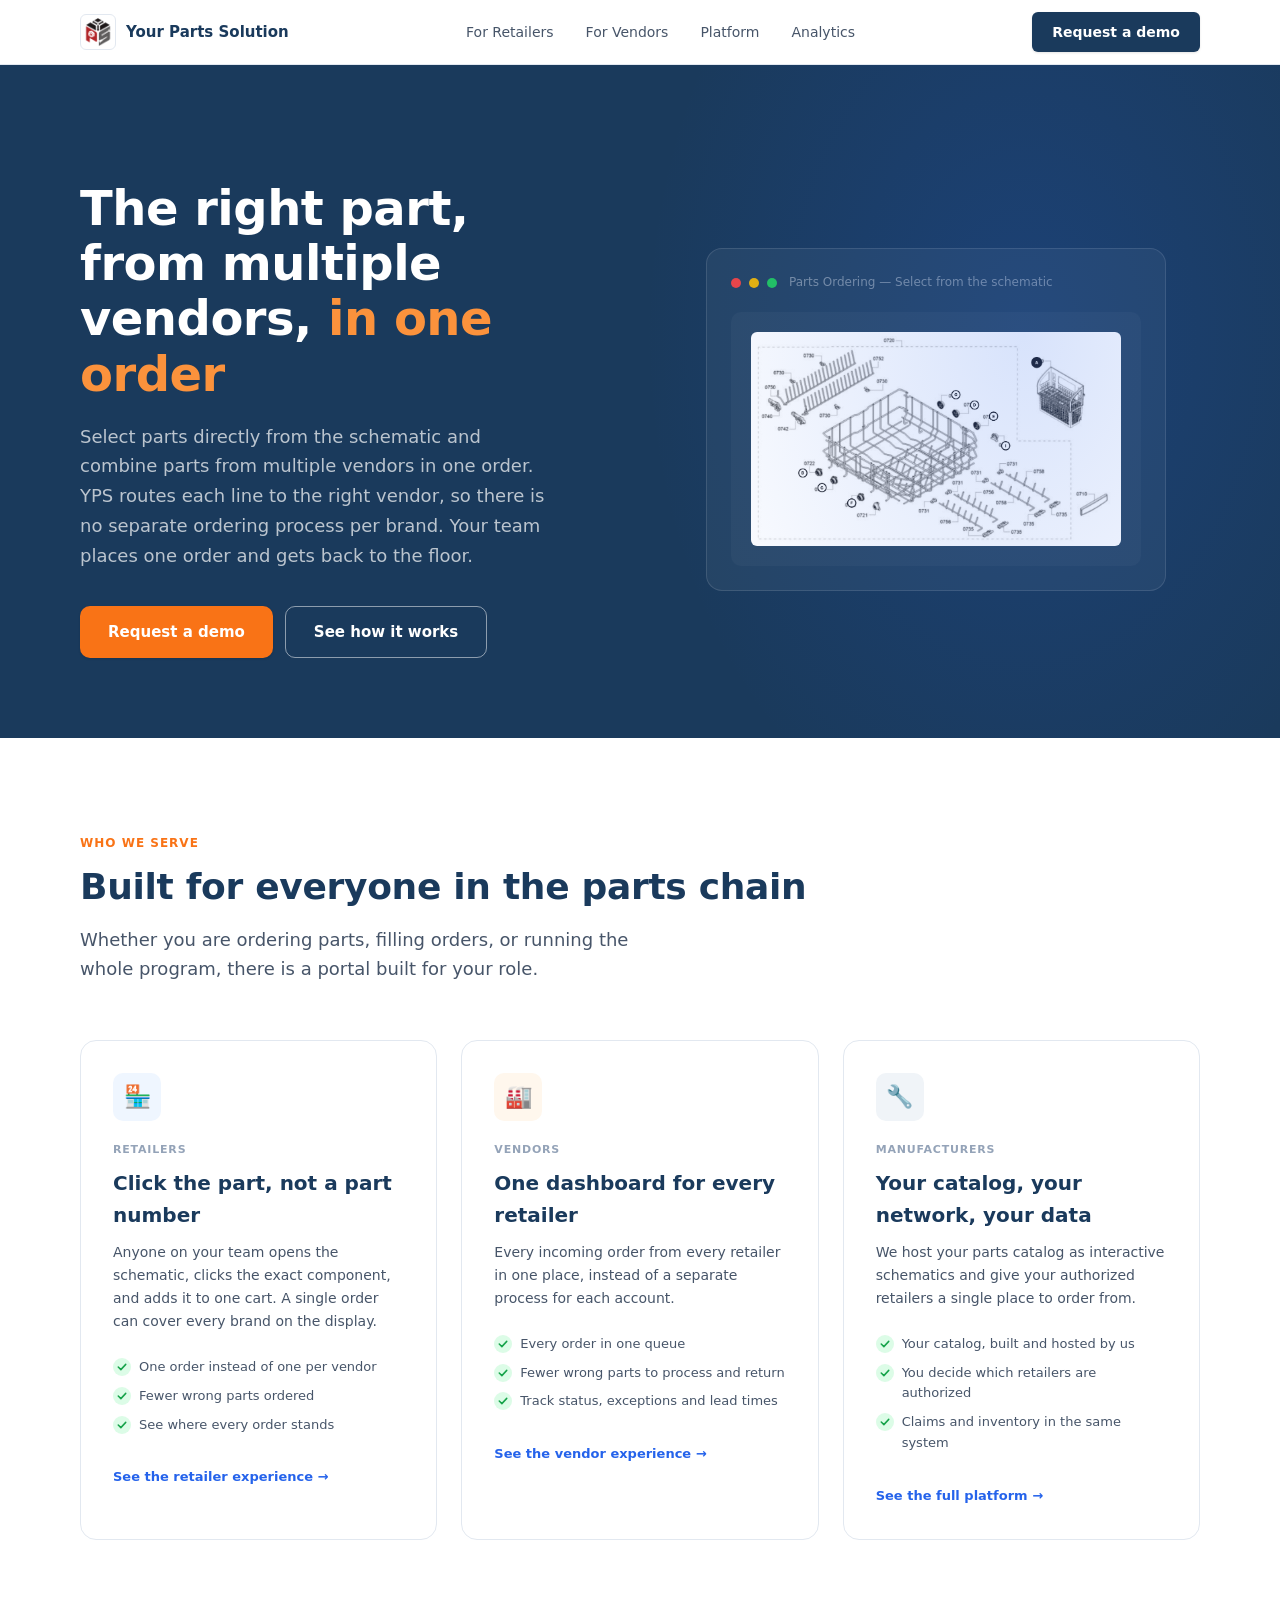
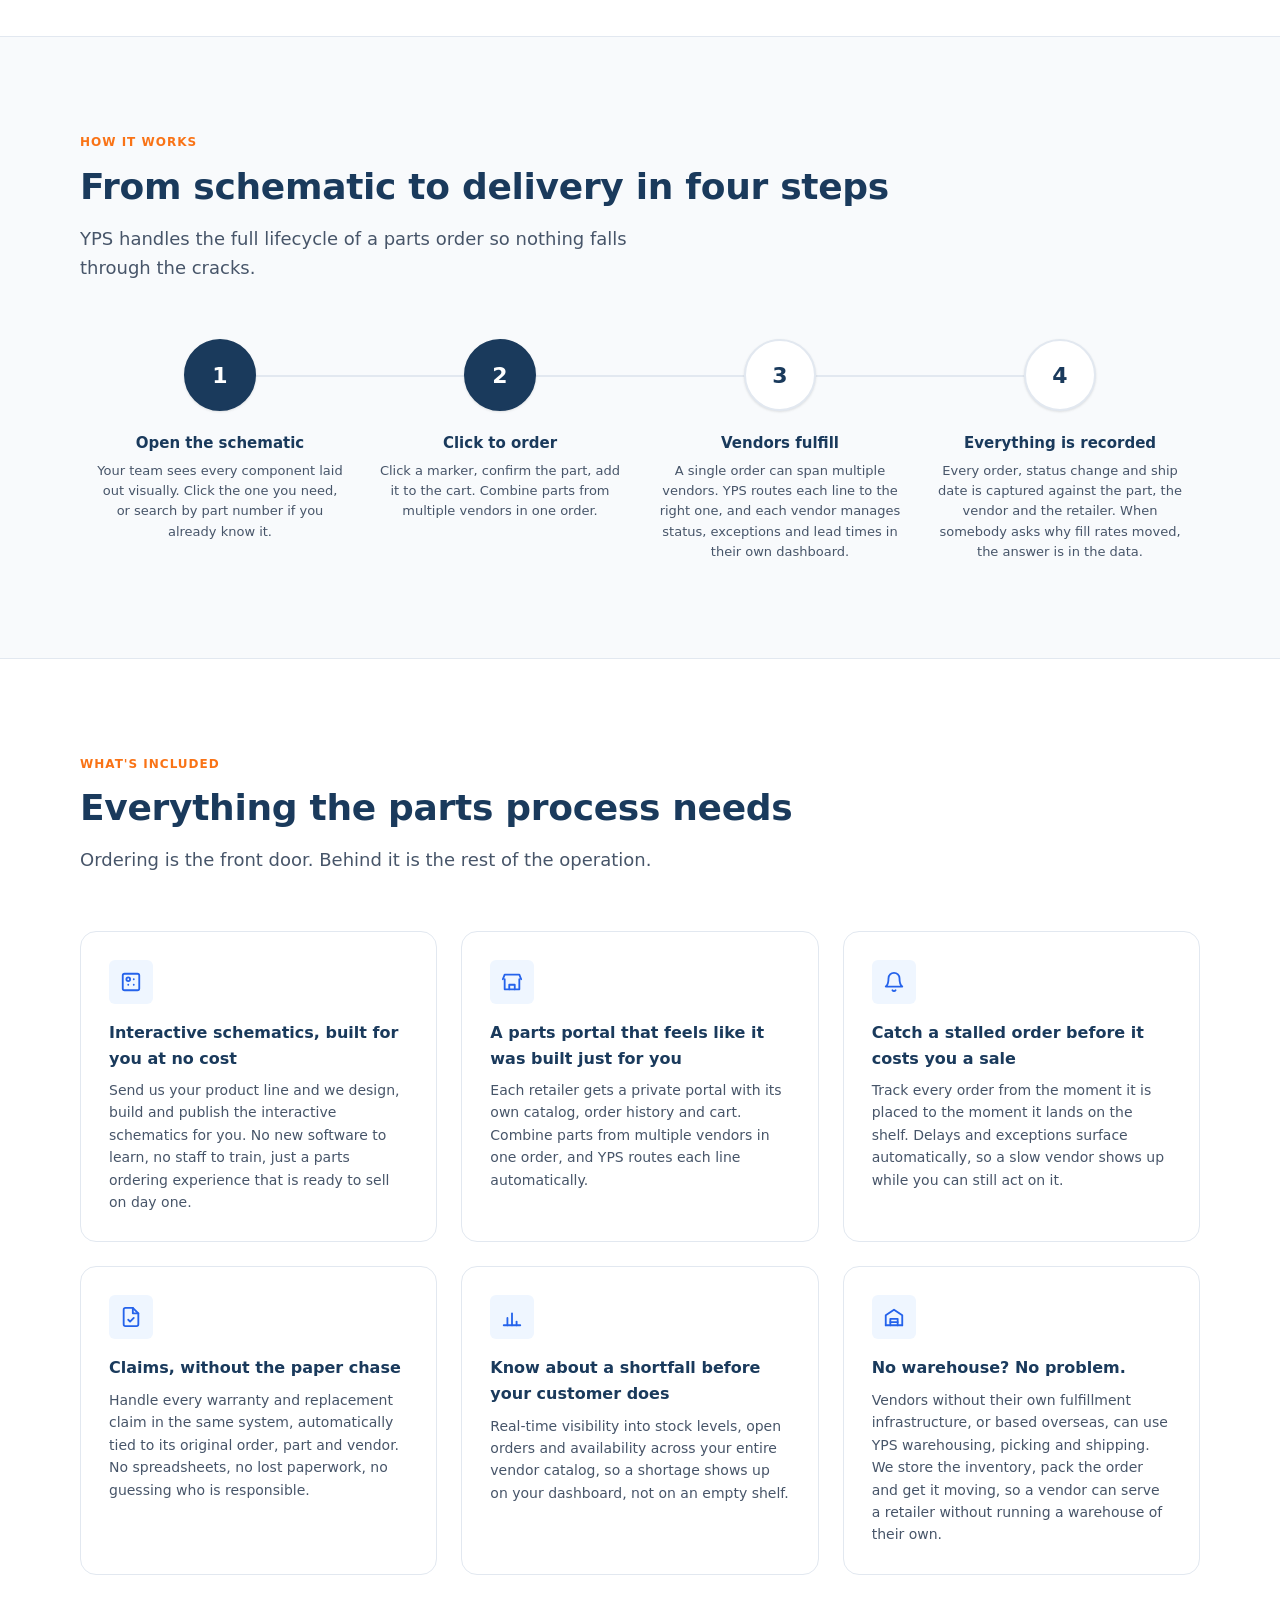
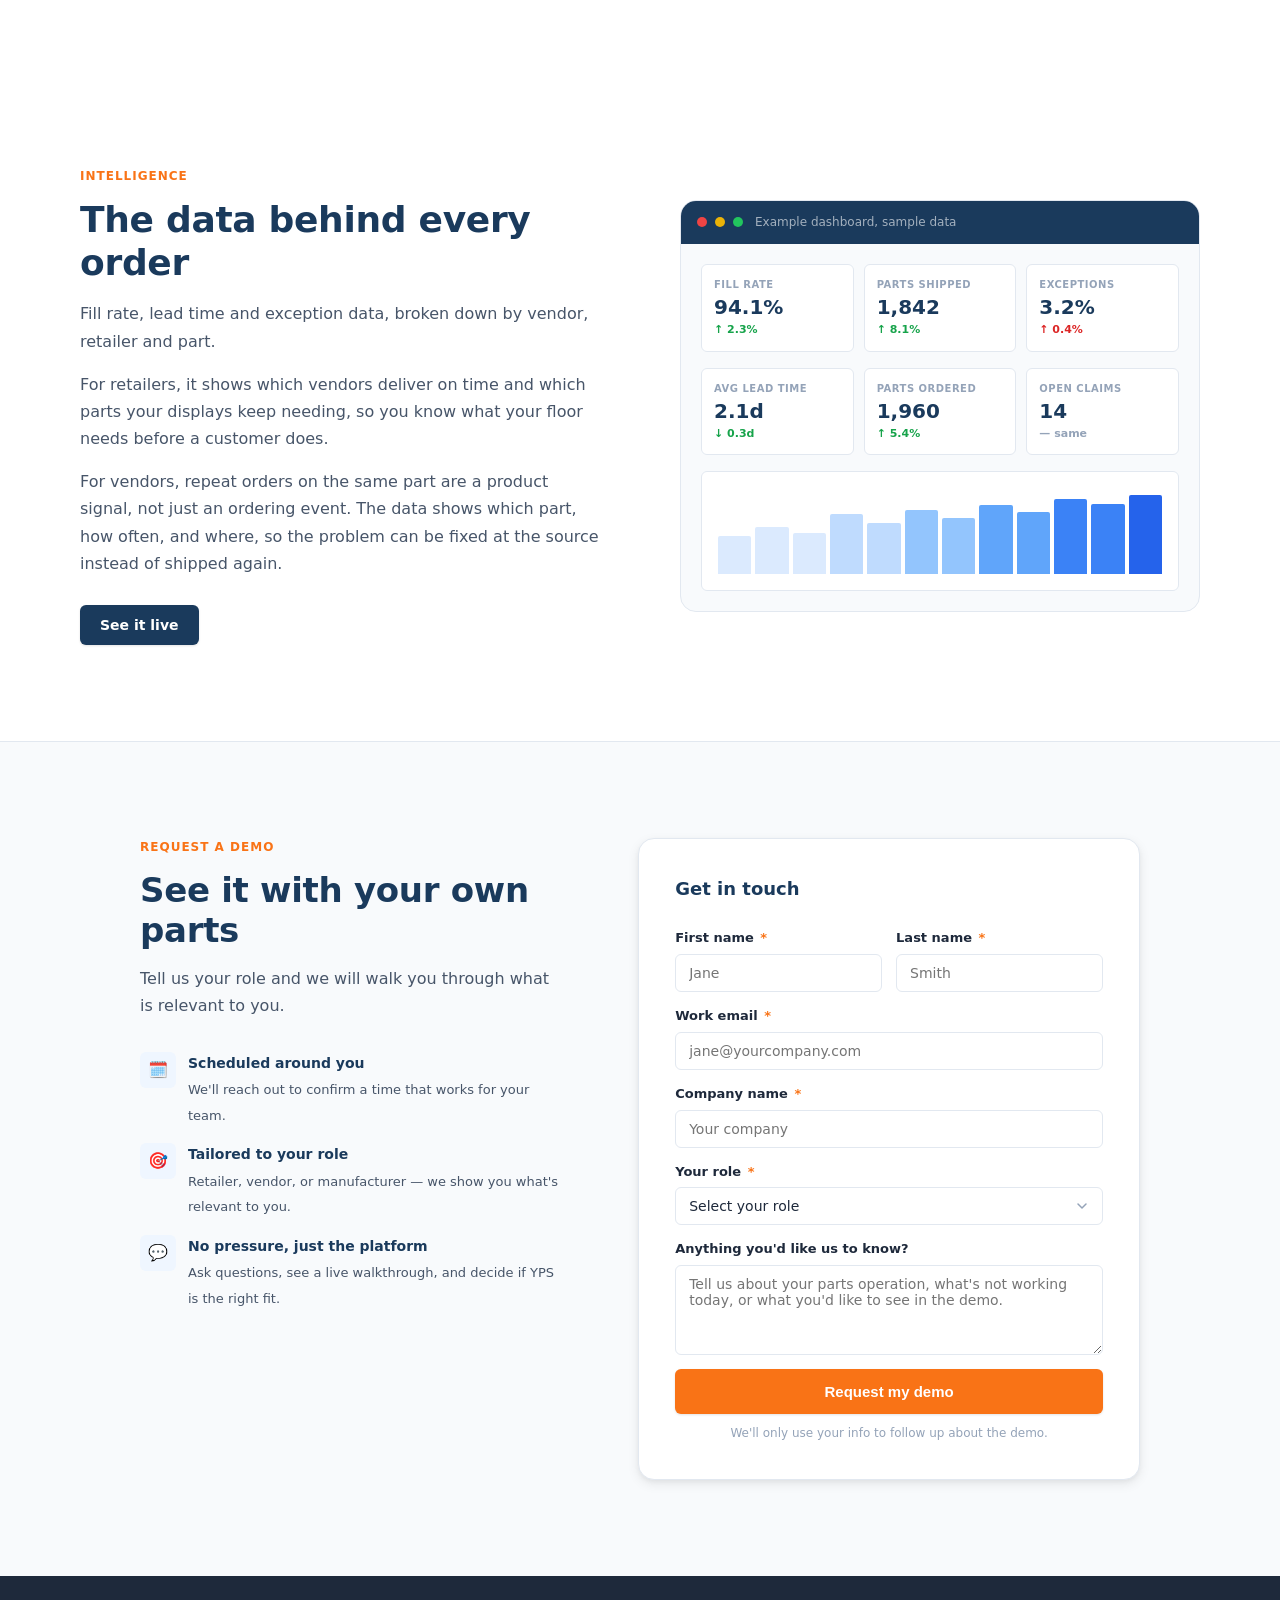
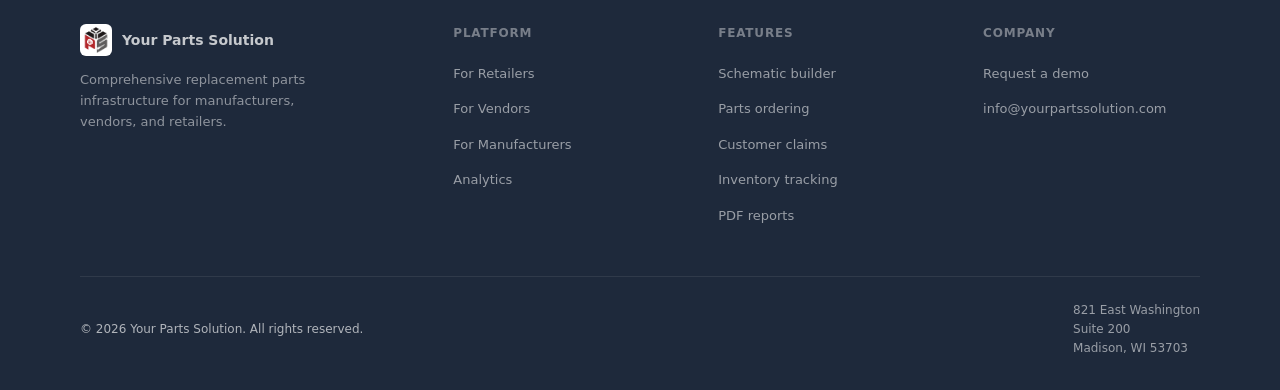
<file: index.html>
<!DOCTYPE html>
<html lang="en">
<head>
<meta charset="UTF-8">
<meta name="viewport" content="width=device-width, initial-scale=1.0">
<title>Your Parts Solution — Replacement Parts Infrastructure</title>
<link rel="stylesheet" href="styles.css">
<link rel="icon" type="image/png" sizes="32x32" href="images/favicon-32.png">
<link rel="icon" type="image/png" sizes="16x16" href="images/favicon-16.png">
<link rel="apple-touch-icon" href="images/apple-touch-icon.png">
</head>
<body>

<a class="skip-link" href="#main">Skip to content</a>

<!-- NAV -->
<nav id="main-nav">
  <div class="nav-inner">
    <a class="nav-logo" href="#">
      <img class="nav-logo-mark" src="images/yps-icon.png" alt="" width="36" height="36">
      <span class="nav-logo-text">Your Parts Solution</span>
    </a>
    <ul class="nav-links" id="nav-links">
      <li><a href="#how">For Retailers</a></li>
      <li><a href="#features">For Vendors</a></li>
      <li><a href="#retailers">Platform</a></li>
      <li><a href="#analytics">Analytics</a></li>
    </ul>
    <div class="nav-right">
      <a class="btn btn-primary" href="#demo">Request a demo</a>
      <button class="hamburger" id="hamburger" aria-label="Open menu" aria-expanded="false" aria-controls="mobile-menu" type="button">
        <span></span>
        <span></span>
        <span></span>
      </button>
    </div>
  </div>
</nav>

<!-- MOBILE MENU -->
<div class="mobile-menu" id="mobile-menu" aria-hidden="true">
  <a href="#how" class="mobile-nav-link">For Retailers</a>
  <a href="#features" class="mobile-nav-link">For Vendors</a>
  <a href="#retailers" class="mobile-nav-link">Platform</a>
  <a href="#analytics" class="mobile-nav-link">Analytics</a>
  <div class="mobile-menu-cta">
    <a class="btn btn-orange btn-full mobile-nav-link" href="#demo">Request a demo</a>
  </div>
</div>

<!-- HERO -->
<section class="hero" id="main">
  <div class="hero-inner">
    <div>
      <h1>The right part, from multiple vendors, <span>in one order</span></h1>
      <p class="hero-sub">Select parts directly from the schematic and combine parts from multiple vendors in one order. YPS routes each line to the right vendor, so there is no separate ordering process per brand. Your team places one order and gets back to the floor.</p>
      <div class="hero-actions">
        <a class="btn btn-orange btn-lg" href="#demo">Request a demo</a>
        <a class="btn btn-outline-white btn-lg" href="#how">See how it works</a>
      </div>
    </div>
    <div class="hero-visual">
      <div class="hero-visual-header">
        <div class="dot dot-red"></div>
        <div class="dot dot-yellow"></div>
        <div class="dot dot-green"></div>
        <span class="hero-visual-title">Parts Ordering — Select from the schematic</span>
      </div>
      <span class="sr-only">Screenshot of a grill parts diagram with labelled component markers.</span>
      <div class="schematic-preview" aria-hidden="true">
        <div class="schematic-img-placeholder">
          <img src="images/schematic-hero-v2.png" alt="" width="1100" height="635">
        </div>
      </div>
    </div>
  </div>
</section>

<!-- AUDIENCE -->
<section id="retailers">
  <div class="section-inner">
    <div class="section-label">Who we serve</div>
    <h2 class="section-title">Built for everyone in the parts chain</h2>
    <p class="section-sub">Whether you are ordering parts, filling orders, or running the whole program, there is a portal built for your role.</p>
    <div class="audience-grid">
      <div class="audience-card">
        <div class="card-icon icon-blue" aria-hidden="true">🏪</div>
        <div class="card-tag">Retailers</div>
        <h3>Click the part, not a part number</h3>
        <p>Anyone on your team opens the schematic, clicks the exact component, and adds it to one cart. A single order can cover every brand on the display.</p>
        <ul class="card-list">
          <li>One order instead of one per vendor</li>
          <li>Fewer wrong parts ordered</li>
          <li>See where every order stands</li>
        </ul>
        <a class="card-link" href="#how">See the retailer experience →</a>
      </div>
      <div class="audience-card" id="vendors">
        <div class="card-icon icon-orange" aria-hidden="true">🏭</div>
        <div class="card-tag">Vendors</div>
        <h3>One dashboard for every retailer</h3>
        <p>Every incoming order from every retailer in one place, instead of a separate process for each account.</p>
        <ul class="card-list">
          <li>Every order in one queue</li>
          <li>Fewer wrong parts to process and return</li>
          <li>Track status, exceptions and lead times</li>
        </ul>
        <a class="card-link" href="#features">See the vendor experience →</a>
      </div>
      <div class="audience-card" id="platform">
        <div class="card-icon icon-navy" aria-hidden="true">🔧</div>
        <div class="card-tag">Manufacturers</div>
        <h3>Your catalog, your network, your data</h3>
        <p>We host your parts catalog as interactive schematics and give your authorized retailers a single place to order from.</p>
        <ul class="card-list">
          <li>Your catalog, built and hosted by us</li>
          <li>You decide which retailers are authorized</li>
          <li>Claims and inventory in the same system</li>
        </ul>
        <a class="card-link" href="#features">See the full platform →</a>
      </div>
    </div>
  </div>
</section>

<!-- HOW IT WORKS -->
<section class="how-bg" id="how">
  <div class="section-inner">
    <div class="section-label">How it works</div>
    <h2 class="section-title">From schematic to delivery in four steps</h2>
    <p class="section-sub">YPS handles the full lifecycle of a parts order so nothing falls through the cracks.</p>
    <div class="steps">
      <div class="step">
        <div class="step-num active">1</div>
        <h3>Open the schematic</h3>
        <p>Your team sees every component laid out visually. Click the one you need, or search by part number if you already know it.</p>
      </div>
      <div class="step">
        <div class="step-num active">2</div>
        <h3>Click to order</h3>
        <p>Click a marker, confirm the part, add it to the cart. Combine parts from multiple vendors in one order.</p>
      </div>
      <div class="step">
        <div class="step-num">3</div>
        <h3>Vendors fulfill</h3>
        <p>A single order can span multiple vendors. YPS routes each line to the right one, and each vendor manages status, exceptions and lead times in their own dashboard.</p>
      </div>
      <div class="step">
        <div class="step-num">4</div>
        <h3>Everything is recorded</h3>
        <p>Every order, status change and ship date is captured against the part, the vendor and the retailer. When somebody asks why fill rates moved, the answer is in the data.</p>
      </div>
    </div>
  </div>
</section>

<!-- FEATURES -->
<section id="features">
  <div class="section-inner">
    <div class="section-label">What's included</div>
    <h2 class="section-title">Everything the parts process needs</h2>
    <p class="section-sub">Ordering is the front door. Behind it is the rest of the operation.</p>
    <div class="features-grid">
      <div class="feature-card">
        <div class="feature-icon">
          <svg width="22" height="22" viewBox="0 0 24 24" fill="none" stroke="#2563eb" stroke-width="2" stroke-linecap="round" stroke-linejoin="round" aria-hidden="true"><rect x="3" y="3" width="18" height="18" rx="2"/><circle cx="9" cy="9" r="2"/><path d="M15 9h.01M15 15h.01M9 15h.01"/></svg>
        </div>
        <h3>Interactive schematics, built for you at no cost</h3>
        <p>Send us your product line and we design, build and publish the interactive schematics for you. No new software to learn, no staff to train, just a parts ordering experience that is ready to sell on day one.</p>
      </div>
      <div class="feature-card">
        <div class="feature-icon">
          <svg width="22" height="22" viewBox="0 0 24 24" fill="none" stroke="#2563eb" stroke-width="2" stroke-linecap="round" stroke-linejoin="round" aria-hidden="true"><path d="M2 9l2-5h16l2 5"/><path d="M4 9v11h16V9"/><path d="M9 20v-5h6v5"/></svg>
        </div>
        <h3>A parts portal that feels like it was built just for you</h3>
        <p>Each retailer gets a private portal with its own catalog, order history and cart. Combine parts from multiple vendors in one order, and YPS routes each line automatically.</p>
      </div>
      <div class="feature-card">
        <div class="feature-icon">
          <svg width="22" height="22" viewBox="0 0 24 24" fill="none" stroke="#2563eb" stroke-width="2" stroke-linecap="round" stroke-linejoin="round" aria-hidden="true"><path d="M18 8a6 6 0 1 0-12 0c0 7-3 9-3 9h18s-3-2-3-9"/><path d="M13.7 21a2 2 0 0 1-3.4 0"/></svg>
        </div>
        <h3>Catch a stalled order before it costs you a sale</h3>
        <p>Track every order from the moment it is placed to the moment it lands on the shelf. Delays and exceptions surface automatically, so a slow vendor shows up while you can still act on it.</p>
      </div>
      <div class="feature-card">
        <div class="feature-icon">
          <svg width="22" height="22" viewBox="0 0 24 24" fill="none" stroke="#2563eb" stroke-width="2" stroke-linecap="round" stroke-linejoin="round" aria-hidden="true"><path d="M14 2H6a2 2 0 0 0-2 2v16a2 2 0 0 0 2 2h12a2 2 0 0 0 2-2V8z"/><path d="M14 2v6h6"/><path d="M9 15l2 2 4-4"/></svg>
        </div>
        <h3>Claims, without the paper chase</h3>
        <p>Handle every warranty and replacement claim in the same system, automatically tied to its original order, part and vendor. No spreadsheets, no lost paperwork, no guessing who is responsible.</p>
      </div>
      <div class="feature-card">
        <div class="feature-icon">
          <svg width="22" height="22" viewBox="0 0 24 24" fill="none" stroke="#2563eb" stroke-width="2" stroke-linecap="round" stroke-linejoin="round" aria-hidden="true"><path d="M3 21h18"/><path d="M7 21v-8"/><path d="M12 21v-13"/><path d="M17 21v-4"/></svg>
        </div>
        <h3>Know about a shortfall before your customer does</h3>
        <p>Real-time visibility into stock levels, open orders and availability across your entire vendor catalog, so a shortage shows up on your dashboard, not on an empty shelf.</p>
      </div>
      <div class="feature-card">
        <div class="feature-icon">
          <svg width="22" height="22" viewBox="0 0 24 24" fill="none" stroke="#2563eb" stroke-width="2" stroke-linecap="round" stroke-linejoin="round" aria-hidden="true"><path d="M3 21V10l9-6 9 6v11"/><path d="M3 21h18"/><path d="M8 21v-7h8v7"/><path d="M8 17.5h8"/></svg>
        </div>
        <h3>No warehouse? No problem.</h3>
        <p>Vendors without their own fulfillment infrastructure, or based overseas, can use YPS warehousing, picking and shipping. We store the inventory, pack the order and get it moving, so a vendor can serve a retailer without running a warehouse of their own.</p>
      </div>
    </div>
  </div>
</section>

<!-- ANALYTICS -->
<section class="analytics-section" id="analytics">
  <div class="analytics-inner">
    <div>
      <div class="section-label">Intelligence</div>
      <h2 class="section-title">The data behind every order</h2>
      <p style="font-size:16px;color:var(--gray-600);line-height:1.7;margin-bottom:16px;">Fill rate, lead time and exception data, broken down by vendor, retailer and part.</p>
      <p style="font-size:16px;color:var(--gray-600);line-height:1.7;margin-bottom:16px;">For retailers, it shows which vendors deliver on time and which parts your displays keep needing, so you know what your floor needs before a customer does.</p>
      <p style="font-size:16px;color:var(--gray-600);line-height:1.7;margin-bottom:28px;">For vendors, repeat orders on the same part are a product signal, not just an ordering event. The data shows which part, how often, and where, so the problem can be fixed at the source instead of shipped again.</p>
      <a class="btn btn-primary" href="#demo">See it live</a>
    </div>
    <span class="sr-only">An example dashboard showing fill rate, parts shipped, exceptions and lead time.</span>
    <div class="analytics-dashboard" aria-hidden="true">
      <div class="dashboard-bar">
        <div class="dot dot-red"></div>
        <div class="dot dot-yellow"></div>
        <div class="dot dot-green"></div>
        <span>Example dashboard, sample data</span>
      </div>
      <div class="dashboard-body">
        <div class="kpi-row">
          <div class="kpi">
            <div class="kpi-label">Fill Rate</div>
            <div class="kpi-val">94.1%</div>
            <div class="kpi-change kpi-up">↑ 2.3%</div>
          </div>
          <div class="kpi">
            <div class="kpi-label">Parts Shipped</div>
            <div class="kpi-val">1,842</div>
            <div class="kpi-change kpi-up">↑ 8.1%</div>
          </div>
          <div class="kpi">
            <div class="kpi-label">Exceptions</div>
            <div class="kpi-val">3.2%</div>
            <div class="kpi-change kpi-down">↑ 0.4%</div>
          </div>
        </div>
        <div class="kpi-row">
          <div class="kpi">
            <div class="kpi-label">Avg Lead Time</div>
            <div class="kpi-val">2.1d</div>
            <div class="kpi-change kpi-up">↓ 0.3d</div>
          </div>
          <div class="kpi">
            <div class="kpi-label">Parts Ordered</div>
            <div class="kpi-val">1,960</div>
            <div class="kpi-change kpi-up">↑ 5.4%</div>
          </div>
          <div class="kpi">
            <div class="kpi-label">Open Claims</div>
            <div class="kpi-val">14</div>
            <div class="kpi-change" style="color:var(--gray-400)">— same</div>
          </div>
        </div>
        <div class="chart-placeholder">
          <div class="bar-item" style="height:45%;background:#dbeafe;"></div>
          <div class="bar-item" style="height:55%;background:#dbeafe;"></div>
          <div class="bar-item" style="height:48%;background:#dbeafe;"></div>
          <div class="bar-item" style="height:70%;background:#bfdbfe;"></div>
          <div class="bar-item" style="height:60%;background:#bfdbfe;"></div>
          <div class="bar-item" style="height:75%;background:#93c5fd;"></div>
          <div class="bar-item" style="height:65%;background:#93c5fd;"></div>
          <div class="bar-item" style="height:80%;background:#60a5fa;"></div>
          <div class="bar-item" style="height:72%;background:#60a5fa;"></div>
          <div class="bar-item" style="height:88%;background:#3b82f6;"></div>
          <div class="bar-item" style="height:82%;background:#3b82f6;"></div>
          <div class="bar-item" style="height:92%;background:#2563eb;"></div>
        </div>
      </div>
    </div>
  </div>
</section>

<!-- DEMO REQUEST FORM -->
<section class="demo-section" id="demo">
  <div class="demo-inner">
    <div class="demo-left">
      <div class="section-label">Request a demo</div>
      <h2>See it with your own parts</h2>
      <p>Tell us your role and we will walk you through what is relevant to you.</p>
      <div class="demo-perks">
        <div class="demo-perk">
          <div class="perk-icon" aria-hidden="true">🗓️</div>
          <div class="perk-text">
            <strong>Scheduled around you</strong>
            <span>We'll reach out to confirm a time that works for your team.</span>
          </div>
        </div>
        <div class="demo-perk">
          <div class="perk-icon" aria-hidden="true">🎯</div>
          <div class="perk-text">
            <strong>Tailored to your role</strong>
            <span>Retailer, vendor, or manufacturer — we show you what's relevant to you.</span>
          </div>
        </div>
        <div class="demo-perk">
          <div class="perk-icon" aria-hidden="true">💬</div>
          <div class="perk-text">
            <strong>No pressure, just the platform</strong>
            <span>Ask questions, see a live walkthrough, and decide if YPS is the right fit.</span>
          </div>
        </div>
      </div>
    </div>

    <div class="demo-form-card">
      <h3>Get in touch</h3>
      <form id="demo-form" novalidate>
        <div class="hp-field" aria-hidden="true">
          <label for="website">Website</label>
          <input type="text" id="website" name="website" tabindex="-1" autocomplete="off">
        </div>
        <div class="form-row">
          <div class="form-group">
            <label for="first-name">First name <span aria-hidden="true">*</span></label>
            <input type="text" id="first-name" name="first_name" autocomplete="given-name" placeholder="Jane" required>
          </div>
          <div class="form-group">
            <label for="last-name">Last name <span aria-hidden="true">*</span></label>
            <input type="text" id="last-name" name="last_name" autocomplete="family-name" placeholder="Smith" required>
          </div>
        </div>
        <div class="form-group">
          <label for="email">Work email <span aria-hidden="true">*</span></label>
          <input type="email" id="email" name="email" autocomplete="email" placeholder="jane@yourcompany.com" required>
        </div>
        <div class="form-group">
          <label for="company">Company name <span aria-hidden="true">*</span></label>
          <input type="text" id="company" name="company" autocomplete="organization" placeholder="Your company" required>
        </div>
        <div class="form-group">
          <label for="role">Your role <span aria-hidden="true">*</span></label>
          <select id="role" name="role" required>
            <option value="" disabled selected>Select your role</option>
            <option value="retailer">Retailer / Dealer</option>
            <option value="vendor">Vendor / Supplier</option>
            <option value="manufacturer">Manufacturer / Brand</option>
            <option value="other">Other</option>
          </select>
        </div>
        <div class="form-group">
          <label for="message">Anything you'd like us to know?</label>
          <textarea id="message" name="message" placeholder="Tell us about your parts operation, what's not working today, or what you'd like to see in the demo."></textarea>
        </div>
        <button type="submit" class="btn btn-orange btn-full">Request my demo</button>
        <p class="form-error" id="form-error" role="alert" hidden></p>
        <p class="form-note">We'll only use your info to follow up about the demo.</p>
      </form>
      <div class="form-success" id="form-success" role="status" aria-live="polite">
        <div class="success-icon" aria-hidden="true">✓</div>
        <h4 id="form-success-heading" tabindex="-1" aria-describedby="form-success-detail">Request received</h4>
        <p id="form-success-detail">Thank you for your request. We will be in touch shortly.</p>
      </div>
    </div>
  </div>
</section>

<!-- FOOTER -->
<footer>
  <div class="footer-inner">
    <div class="footer-top">
      <div>
        <a class="footer-logo" href="#">
          <img class="footer-logo-mark" src="images/yps-icon.png" alt="" width="32" height="32">
          <span class="footer-logo-text">Your Parts Solution</span>
        </a>
        <p class="footer-tagline">Comprehensive replacement parts infrastructure for manufacturers, vendors, and retailers.</p>
      </div>
      <div class="footer-col">
        <h3>Platform</h3>
        <ul>
          <li><a href="#how">For Retailers</a></li>
          <li><a href="#features">For Vendors</a></li>
          <li><a href="#platform">For Manufacturers</a></li>
          <li><a href="#analytics">Analytics</a></li>
        </ul>
      </div>
      <div class="footer-col">
        <h3>Features</h3>
        <ul>
          <li><a href="#features">Schematic builder</a></li>
          <li><a href="#features">Parts ordering</a></li>
          <li><a href="#features">Customer claims</a></li>
          <li><a href="#features">Inventory tracking</a></li>
          <li><a href="#features">PDF reports</a></li>
        </ul>
      </div>
      <div class="footer-col">
        <h3>Company</h3>
        <ul>
          <li><a href="#demo">Request a demo</a></li>
          <li><a href="mailto:info@yourpartssolution.com">info@yourpartssolution.com</a></li>
        </ul>
      </div>
    </div>
    <div class="footer-bottom">
      <span class="footer-copy">© 2026 Your Parts Solution. All rights reserved.</span>
      <span class="footer-address">821 East Washington<br>Suite 200<br>Madison, WI 53703</span>
    </div>
  </div>
</footer>

<script src="main.js"></script>
</body>
</html>
</file>
<file: styles.css>
*, *::before, *::after { box-sizing: border-box; margin: 0; padding: 0; }

:root {
  --navy: #1a3a5c;
  --navy-dark: #0f2440;
  --blue: #2563eb;
  --blue-light: #3b82f6;
  --orange: #f97316;
  --orange-light: #fb923c;
  --gray-50: #f8fafc;
  --gray-100: #f1f5f9;
  --gray-200: #e2e8f0;
  --gray-400: #94a3b8;
  --gray-600: #475569;
  --gray-800: #1e293b;
  --white: #ffffff;
  --radius-sm: 6px;
  --radius-md: 10px;
  --radius-lg: 16px;
  --shadow-sm: 0 1px 3px rgba(0,0,0,0.08), 0 1px 2px rgba(0,0,0,0.04);
  --shadow-md: 0 4px 12px rgba(0,0,0,0.08), 0 2px 4px rgba(0,0,0,0.04);
  --shadow-lg: 0 12px 32px rgba(0,0,0,0.10), 0 4px 8px rgba(0,0,0,0.06);
}

html { scroll-behavior: smooth; }

body {
  font-family: -apple-system, BlinkMacSystemFont, 'Segoe UI', system-ui, sans-serif;
  font-size: 16px;
  line-height: 1.6;
  color: var(--gray-800);
  background: var(--white);
}

/* ── ACCESSIBILITY ── */
.sr-only {
  position: absolute;
  width: 1px;
  height: 1px;
  padding: 0;
  margin: -1px;
  overflow: hidden;
  clip: rect(0, 0, 0, 0);
  white-space: nowrap;
  border: 0;
}

.skip-link {
  position: absolute;
  left: -9999px;
  top: 0;
  background: var(--navy);
  color: white;
  padding: 12px 20px;
  z-index: 300;
}

.skip-link:focus {
  left: 0;
}

/* ── NAV ── */
nav {
  position: sticky;
  top: 0;
  z-index: 200;
  background: rgba(255,255,255,0.97);
  backdrop-filter: blur(8px);
  border-bottom: 1px solid var(--gray-200);
  padding: 0 2rem;
}

.nav-inner {
  max-width: 1120px;
  margin: 0 auto;
  display: flex;
  align-items: center;
  justify-content: space-between;
  height: 64px;
}

.nav-logo {
  display: flex;
  align-items: center;
  gap: 10px;
  text-decoration: none;
  z-index: 201;
}

.nav-logo-mark {
  width: 36px;
  height: 36px;
  flex-shrink: 0;
  object-fit: contain;
  background: #fff;
  border: 1px solid var(--gray-200);
  border-radius: var(--radius-sm);
  padding: 3px;
}

.nav-logo-text {
  font-size: 15px;
  font-weight: 600;
  color: var(--navy);
}

.nav-links {
  display: flex;
  align-items: center;
  gap: 32px;
  list-style: none;
}

.nav-links a {
  font-size: 14px;
  color: var(--gray-600);
  text-decoration: none;
  font-weight: 500;
  transition: color 0.15s;
}

.nav-links a:hover { color: var(--navy); }

.nav-right {
  display: flex;
  align-items: center;
  gap: 12px;
}

/* hamburger — hidden on desktop */
.hamburger {
  display: none;
  flex-direction: column;
  justify-content: center;
  gap: 5px;
  width: 40px;
  height: 40px;
  background: none;
  border: none;
  cursor: pointer;
  padding: 6px;
  border-radius: var(--radius-sm);
  z-index: 201;
}

.hamburger span {
  display: block;
  height: 2px;
  background: var(--navy);
  border-radius: 2px;
  transition: transform 0.25s, opacity 0.2s;
  transform-origin: center;
}

.hamburger.open span:nth-child(1) { transform: translateY(7px) rotate(45deg); }
.hamburger.open span:nth-child(2) { opacity: 0; }
.hamburger.open span:nth-child(3) { transform: translateY(-7px) rotate(-45deg); }

/* mobile overlay menu */
.mobile-menu {
  display: none;
  position: fixed;
  inset: 0;
  top: 64px;
  background: white;
  z-index: 190;
  padding: 24px 2rem 40px;
  flex-direction: column;
  gap: 0;
  overflow-y: auto;
  border-top: 1px solid var(--gray-200);
  transform: translateY(-8px);
  opacity: 0;
  pointer-events: none;
  transition: transform 0.22s ease, opacity 0.22s ease;
}

.mobile-menu.open {
  display: flex;
  transform: translateY(0);
  opacity: 1;
  pointer-events: all;
}

.mobile-menu a {
  display: block;
  padding: 14px 0;
  font-size: 17px;
  font-weight: 500;
  color: var(--gray-800);
  text-decoration: none;
  border-bottom: 1px solid var(--gray-100);
}

.mobile-menu a:hover { color: var(--navy); }

.mobile-menu-cta {
  margin-top: 28px;
}

/* ── BUTTONS ── */
.btn {
  display: inline-flex;
  align-items: center;
  gap: 6px;
  padding: 9px 20px;
  border-radius: var(--radius-sm);
  font-size: 14px;
  font-weight: 600;
  text-decoration: none;
  cursor: pointer;
  border: none;
  transition: all 0.15s;
}

.btn-primary {
  background: var(--navy);
  color: white;
  box-shadow: var(--shadow-sm);
}

.btn-primary:hover { background: var(--navy-dark); }

.btn-orange {
  background: var(--orange);
  color: white;
  box-shadow: var(--shadow-sm);
}

.btn-orange:hover { opacity: 0.9; }

.btn-outline {
  background: transparent;
  color: var(--navy);
  border: 1.5px solid var(--navy);
}

.btn-outline:hover { background: var(--gray-50); }

.btn-outline-white {
  background: transparent;
  color: white;
  border: 1.5px solid rgba(255,255,255,0.5);
}

.btn-outline-white:hover { background: rgba(255,255,255,0.1); }

.btn-lg {
  padding: 13px 28px;
  font-size: 15px;
  border-radius: var(--radius-md);
}

.btn-full { width: 100%; justify-content: center; padding: 14px 20px; font-size: 15px; }

/* ── HERO ── */
.hero {
  background: var(--navy);
  padding: 116px 2rem 80px;
  position: relative;
  overflow: hidden;
}

.hero::before {
  content: '';
  position: absolute;
  top: -40%;
  right: -10%;
  width: 60%;
  height: 160%;
  background: radial-gradient(ellipse, rgba(37,99,235,0.18) 0%, transparent 70%);
  pointer-events: none;
}

.hero-inner {
  max-width: 1120px;
  margin: 0 auto;
  display: grid;
  grid-template-columns: 1fr 1fr;
  gap: 64px;
  align-items: center;
}

.hero h1 {
  font-size: 48px;
  font-weight: 700;
  line-height: 1.15;
  color: white;
  margin-bottom: 20px;
  letter-spacing: -0.5px;
}

.hero h1 span { color: var(--orange-light); }

.hero-sub {
  font-size: 18px;
  color: rgba(255,255,255,0.7);
  line-height: 1.65;
  margin-bottom: 36px;
  max-width: 480px;
}

.hero-actions {
  display: flex;
  gap: 12px;
  flex-wrap: wrap;
}

.hero-visual {
  width: 100%;
  max-width: 460px;
  min-width: 0;
  margin-inline: auto;
  background: rgba(255,255,255,0.05);
  border: 1px solid rgba(255,255,255,0.12);
  border-radius: var(--radius-lg);
  padding: 24px;
}

.hero-visual-header {
  display: flex;
  align-items: center;
  gap: 8px;
  margin-bottom: 20px;
}

.dot { width: 10px; height: 10px; border-radius: 50%; }
.dot-red { background: #ef4444; }
.dot-yellow { background: #eab308; }
.dot-green { background: #22c55e; }

.hero-visual-title {
  font-size: 12px;
  color: rgba(255,255,255,0.4);
  font-weight: 500;
  margin-left: 4px;
}

.schematic-preview {
  background: rgba(255,255,255,0.03);
  border-radius: var(--radius-md);
  padding: 20px;
}

.schematic-img-placeholder {
  width: 100%;
  background: rgba(255,255,255,0.05);
  border-radius: var(--radius-sm);
  overflow: hidden;
}

.schematic-img-placeholder img {
  display: block;
  width: 100%;
  height: auto;
}

.marker-info {
  display: flex;
  align-items: center;
  gap: 10px;
  margin-top: 12px;
}

.marker-badge {
  background: rgba(249,115,22,0.2);
  border: 1px solid rgba(249,115,22,0.4);
  border-radius: var(--radius-sm);
  padding: 4px 10px;
  font-size: 11px;
  color: var(--orange-light);
  font-weight: 600;
}

.marker-label {
  font-size: 11px;
  color: rgba(255,255,255,0.5);
}

/* ── SECTIONS ── */
section { padding: 96px 2rem; }

.section-inner { max-width: 1120px; margin: 0 auto; }

.section-label {
  font-size: 12px;
  font-weight: 700;
  text-transform: uppercase;
  letter-spacing: 1px;
  color: var(--orange);
  margin-bottom: 12px;
}

.section-title {
  font-size: 36px;
  font-weight: 700;
  color: var(--navy);
  line-height: 1.2;
  letter-spacing: -0.3px;
  margin-bottom: 16px;
}

.section-sub {
  font-size: 18px;
  color: var(--gray-600);
  line-height: 1.65;
  max-width: 580px;
  margin-bottom: 56px;
}

/* ── AUDIENCE CARDS ── */
.audience-grid {
  display: grid;
  grid-template-columns: repeat(3, 1fr);
  gap: 24px;
}

.audience-card {
  background: var(--white);
  border: 1px solid var(--gray-200);
  border-radius: var(--radius-lg);
  padding: 32px;
  transition: box-shadow 0.2s;
}

.audience-card:hover { box-shadow: var(--shadow-lg); }

.card-icon {
  width: 48px;
  height: 48px;
  border-radius: var(--radius-md);
  display: flex;
  align-items: center;
  justify-content: center;
  margin-bottom: 20px;
  font-size: 22px;
}

.icon-blue { background: #eff6ff; }
.icon-orange { background: #fff7ed; }
.icon-navy { background: #f0f4f8; }

.card-tag {
  font-size: 11px;
  font-weight: 700;
  text-transform: uppercase;
  letter-spacing: 0.8px;
  color: var(--gray-400);
  margin-bottom: 8px;
}

.audience-card h3 { font-size: 20px; font-weight: 700; color: var(--navy); margin-bottom: 10px; }
.audience-card p { font-size: 14px; color: var(--gray-600); line-height: 1.65; margin-bottom: 24px; }

.card-list {
  list-style: none;
  display: flex;
  flex-direction: column;
  gap: 8px;
  margin-bottom: 28px;
}

.card-list li {
  display: flex;
  align-items: flex-start;
  gap: 8px;
  font-size: 13px;
  color: var(--gray-600);
}

.card-list li::before {
  content: '';
  width: 18px;
  height: 18px;
  border-radius: 50%;
  flex-shrink: 0;
  margin-top: 1px;
  background: #dcfce7;
  background-image: url("data:image/svg+xml,%3Csvg xmlns='http://www.w3.org/2000/svg' viewBox='0 0 16 16'%3E%3Cpath d='M3 8l3.5 3.5L13 4.5' stroke='%2316a34a' stroke-width='2' fill='none' stroke-linecap='round' stroke-linejoin='round'/%3E%3C/svg%3E");
  background-size: 12px;
  background-repeat: no-repeat;
  background-position: center;
}

.card-link {
  font-size: 13px;
  font-weight: 600;
  color: var(--blue);
  text-decoration: none;
}

.card-link:hover { color: var(--navy); }

/* ── HOW IT WORKS ── */
.how-bg { background: var(--gray-50); border-top: 1px solid var(--gray-200); border-bottom: 1px solid var(--gray-200); }

.steps {
  display: grid;
  grid-template-columns: repeat(4, 1fr);
  position: relative;
  margin-top: 16px;
}

.steps::before {
  content: '';
  position: absolute;
  top: 36px;
  left: 10%;
  right: 10%;
  height: 2px;
  background: var(--gray-200);
  z-index: 0;
}

.step {
  display: flex;
  flex-direction: column;
  align-items: center;
  text-align: center;
  padding: 0 16px;
  position: relative;
  z-index: 1;
}

.step-num {
  width: 72px;
  height: 72px;
  border-radius: 50%;
  background: var(--white);
  border: 2px solid var(--gray-200);
  display: flex;
  align-items: center;
  justify-content: center;
  font-size: 22px;
  margin-bottom: 20px;
  font-weight: 700;
  color: var(--navy);
  box-shadow: var(--shadow-sm);
}

.step-num.active { background: var(--navy); border-color: var(--navy); color: white; }
.step h3 { font-size: 15px; font-weight: 700; color: var(--navy); margin-bottom: 6px; }
.step p { font-size: 13px; color: var(--gray-600); line-height: 1.55; }

/* ── FEATURES ── */
.features-grid {
  display: grid;
  grid-template-columns: repeat(3, 1fr);
  gap: 24px;
}

.feature-card {
  background: var(--white);
  border: 1px solid var(--gray-200);
  border-radius: var(--radius-lg);
  padding: 28px;
}

.feature-icon {
  width: 44px;
  height: 44px;
  border-radius: var(--radius-sm);
  background: #eff6ff;
  display: flex;
  align-items: center;
  justify-content: center;
  margin-bottom: 16px;
}

.feature-card h3 { font-size: 16px; font-weight: 700; color: var(--navy); margin-bottom: 8px; }
.feature-card p { font-size: 14px; color: var(--gray-600); line-height: 1.6; }

/* ── ANALYTICS ── */
.analytics-section { background: var(--white); }

.analytics-inner {
  max-width: 1120px;
  margin: 0 auto;
  display: grid;
  grid-template-columns: 1fr 1fr;
  gap: 80px;
  align-items: center;
}

.analytics-dashboard {
  background: var(--gray-50);
  border: 1px solid var(--gray-200);
  border-radius: var(--radius-lg);
  overflow: hidden;
}

.dashboard-bar {
  background: var(--navy);
  padding: 12px 16px;
  display: flex;
  align-items: center;
  gap: 8px;
}

.dashboard-bar span { font-size: 12px; color: rgba(255,255,255,0.6); font-weight: 500; margin-left: 4px; }

.dashboard-body { padding: 20px; }

.kpi-row {
  display: grid;
  grid-template-columns: repeat(3, 1fr);
  gap: 10px;
  margin-bottom: 16px;
}

.kpi {
  background: white;
  border: 1px solid var(--gray-200);
  border-radius: var(--radius-sm);
  padding: 12px;
}

.kpi-label { font-size: 10px; color: var(--gray-400); font-weight: 600; text-transform: uppercase; letter-spacing: 0.5px; margin-bottom: 4px; }
.kpi-val { font-size: 20px; font-weight: 700; color: var(--navy); line-height: 1; }
.kpi-change { font-size: 11px; font-weight: 600; margin-top: 4px; }
.kpi-up { color: #16a34a; }
.kpi-down { color: #dc2626; }

.chart-placeholder {
  background: white;
  border: 1px solid var(--gray-200);
  border-radius: var(--radius-sm);
  padding: 16px;
  height: 120px;
  display: flex;
  align-items: flex-end;
  gap: 4px;
  overflow: hidden;
}

.bar-item { flex: 1; border-radius: 2px 2px 0 0; min-width: 0; }

/* ── DEMO FORM ── */
.demo-section {
  padding: 96px 2rem;
  background: var(--gray-50);
  border-top: 1px solid var(--gray-200);
}

.demo-inner {
  max-width: 1000px;
  margin: 0 auto;
  display: grid;
  grid-template-columns: 1fr 1.2fr;
  gap: 80px;
  align-items: start;
}

.demo-left h2 {
  font-size: 34px;
  font-weight: 700;
  color: var(--navy);
  line-height: 1.2;
  letter-spacing: -0.3px;
  margin-bottom: 14px;
}

.demo-left p {
  font-size: 16px;
  color: var(--gray-600);
  line-height: 1.7;
  margin-bottom: 32px;
}

.demo-perks {
  display: flex;
  flex-direction: column;
  gap: 16px;
}

.demo-perk {
  display: flex;
  gap: 12px;
  align-items: flex-start;
}

.perk-icon {
  width: 36px;
  height: 36px;
  border-radius: var(--radius-sm);
  background: #eff6ff;
  display: flex;
  align-items: center;
  justify-content: center;
  flex-shrink: 0;
  font-size: 16px;
}

.perk-text strong { display: block; font-size: 14px; font-weight: 600; color: var(--navy); margin-bottom: 2px; }
.perk-text span { font-size: 13px; color: var(--gray-600); line-height: 1.5; }

/* form card */
.demo-form-card {
  background: white;
  border: 1px solid var(--gray-200);
  border-radius: var(--radius-lg);
  padding: 36px;
  box-shadow: var(--shadow-md);
}

.demo-form-card h3 {
  font-size: 18px;
  font-weight: 700;
  color: var(--navy);
  margin-bottom: 24px;
}

.form-row {
  display: grid;
  grid-template-columns: 1fr 1fr;
  gap: 14px;
}

.form-group {
  display: flex;
  flex-direction: column;
  gap: 5px;
  margin-bottom: 14px;
}

.form-group label {
  font-size: 13px;
  font-weight: 600;
  color: var(--gray-800);
}

.form-group label span {
  color: var(--orange);
  margin-left: 2px;
}

.form-group input,
.form-group select,
.form-group textarea {
  width: 100%;
  padding: 10px 13px;
  border: 1.5px solid var(--gray-200);
  border-radius: var(--radius-sm);
  font-size: 14px;
  color: var(--gray-800);
  background: white;
  outline: none;
  transition: border-color 0.15s, box-shadow 0.15s;
  font-family: inherit;
}

.form-group input:focus,
.form-group select:focus,
.form-group textarea:focus {
  border-color: var(--blue);
  box-shadow: 0 0 0 3px rgba(37,99,235,0.08);
}

.form-group textarea { resize: vertical; min-height: 90px; }

.form-group select { appearance: none; background-image: url("data:image/svg+xml,%3Csvg xmlns='http://www.w3.org/2000/svg' viewBox='0 0 16 16'%3E%3Cpath d='M4 6l4 4 4-4' stroke='%2394a3b8' stroke-width='1.5' fill='none' stroke-linecap='round' stroke-linejoin='round'/%3E%3C/svg%3E"); background-repeat: no-repeat; background-position: right 12px center; background-size: 16px; padding-right: 36px; }

.form-note {
  font-size: 12px;
  color: var(--gray-400);
  margin-top: 10px;
  text-align: center;
}

/* success state */
.form-success {
  display: none;
  flex-direction: column;
  align-items: center;
  text-align: center;
  padding: 20px 0;
  gap: 14px;
}

.success-icon {
  width: 60px;
  height: 60px;
  border-radius: 50%;
  background: #dcfce7;
  display: flex;
  align-items: center;
  justify-content: center;
  font-size: 28px;
}

.form-success h4 { font-size: 20px; font-weight: 700; color: var(--navy); }
.form-success p { font-size: 14px; color: var(--gray-600); line-height: 1.6; max-width: 300px; }

/* ── FOOTER ── */
footer { background: var(--gray-800); padding: 48px 2rem 32px; }

.footer-inner { max-width: 1120px; margin: 0 auto; }

.footer-top {
  display: grid;
  grid-template-columns: 1.5fr repeat(3, 1fr);
  gap: 48px;
  margin-bottom: 48px;
}

.footer-logo {
  display: flex;
  align-items: center;
  gap: 10px;
  text-decoration: none;
  margin-bottom: 14px;
}

.footer-logo-mark {
  width: 32px;
  height: 32px;
  flex-shrink: 0;
  object-fit: contain;
  background: #fff;
  border-radius: 6px;
  padding: 3px;
}

.footer-logo-text { font-size: 14px; font-weight: 600; color: rgba(255,255,255,0.75); }

.footer-tagline { font-size: 13px; color: rgba(255,255,255,0.5); line-height: 1.6; max-width: 240px; }

.footer-col h3 { font-size: 12px; font-weight: 700; text-transform: uppercase; letter-spacing: 0.8px; color: rgba(255,255,255,0.4); margin-bottom: 16px; }

.footer-col ul { list-style: none; display: flex; flex-direction: column; gap: 10px; }

.footer-col ul a { font-size: 13px; color: rgba(255,255,255,0.55); text-decoration: none; transition: color 0.15s; }
.footer-col ul a:hover { color: rgba(255,255,255,0.9); }

.footer-bottom {
  border-top: 1px solid rgba(255,255,255,0.08);
  padding-top: 24px;
  display: flex;
  align-items: center;
  justify-content: space-between;
}

.footer-copy { font-size: 12px; color: rgba(255,255,255,0.65); }
.footer-address { font-size: 12px; color: rgba(255,255,255,0.55); }

/* ── RESPONSIVE ── */
@media (max-width: 900px) {
  /* nav */
  .nav-links { display: none; }
  .hamburger { display: flex; }

  /* hero */
  .hero { padding: 84px 1.5rem 56px; }
  .hero-inner { grid-template-columns: 1fr; gap: 40px; }
  .hero-visual { display: none; }
  .hero h1 { font-size: 34px; }
  .hero-sub { font-size: 16px; }

  /* sections */
  section { padding: 64px 1.5rem; }
  .section-title { font-size: 28px; }
  .section-sub { font-size: 16px; }

  /* grids */
  .audience-grid { grid-template-columns: 1fr; }
  .steps { grid-template-columns: 1fr 1fr; gap: 32px; }
  .steps::before { display: none; }
  .features-grid { grid-template-columns: 1fr; }
  .analytics-inner { grid-template-columns: 1fr; }

  /* demo */
  .demo-section { padding: 64px 1.5rem; }
  .demo-inner { grid-template-columns: 1fr; gap: 40px; }
  .form-row { grid-template-columns: 1fr; }

  /* footer */
  .footer-top { grid-template-columns: 1fr 1fr; gap: 32px; }
  .footer-bottom { flex-direction: column; gap: 8px; align-items: flex-start; }
}

@media (max-width: 520px) {
  .hero-actions { flex-direction: column; }
  .hero-actions .btn { width: 100%; justify-content: center; }
  .demo-form-card { padding: 24px; }
  nav { padding: 0 1rem; }
}

.hp-field {
  position: absolute;
  left: -9999px;
  width: 1px;
  height: 1px;
  overflow: hidden;
}

.form-error {
  margin-top: 12px;
  font-size: 14px;
  color: #b91c1c;
}
</file>
